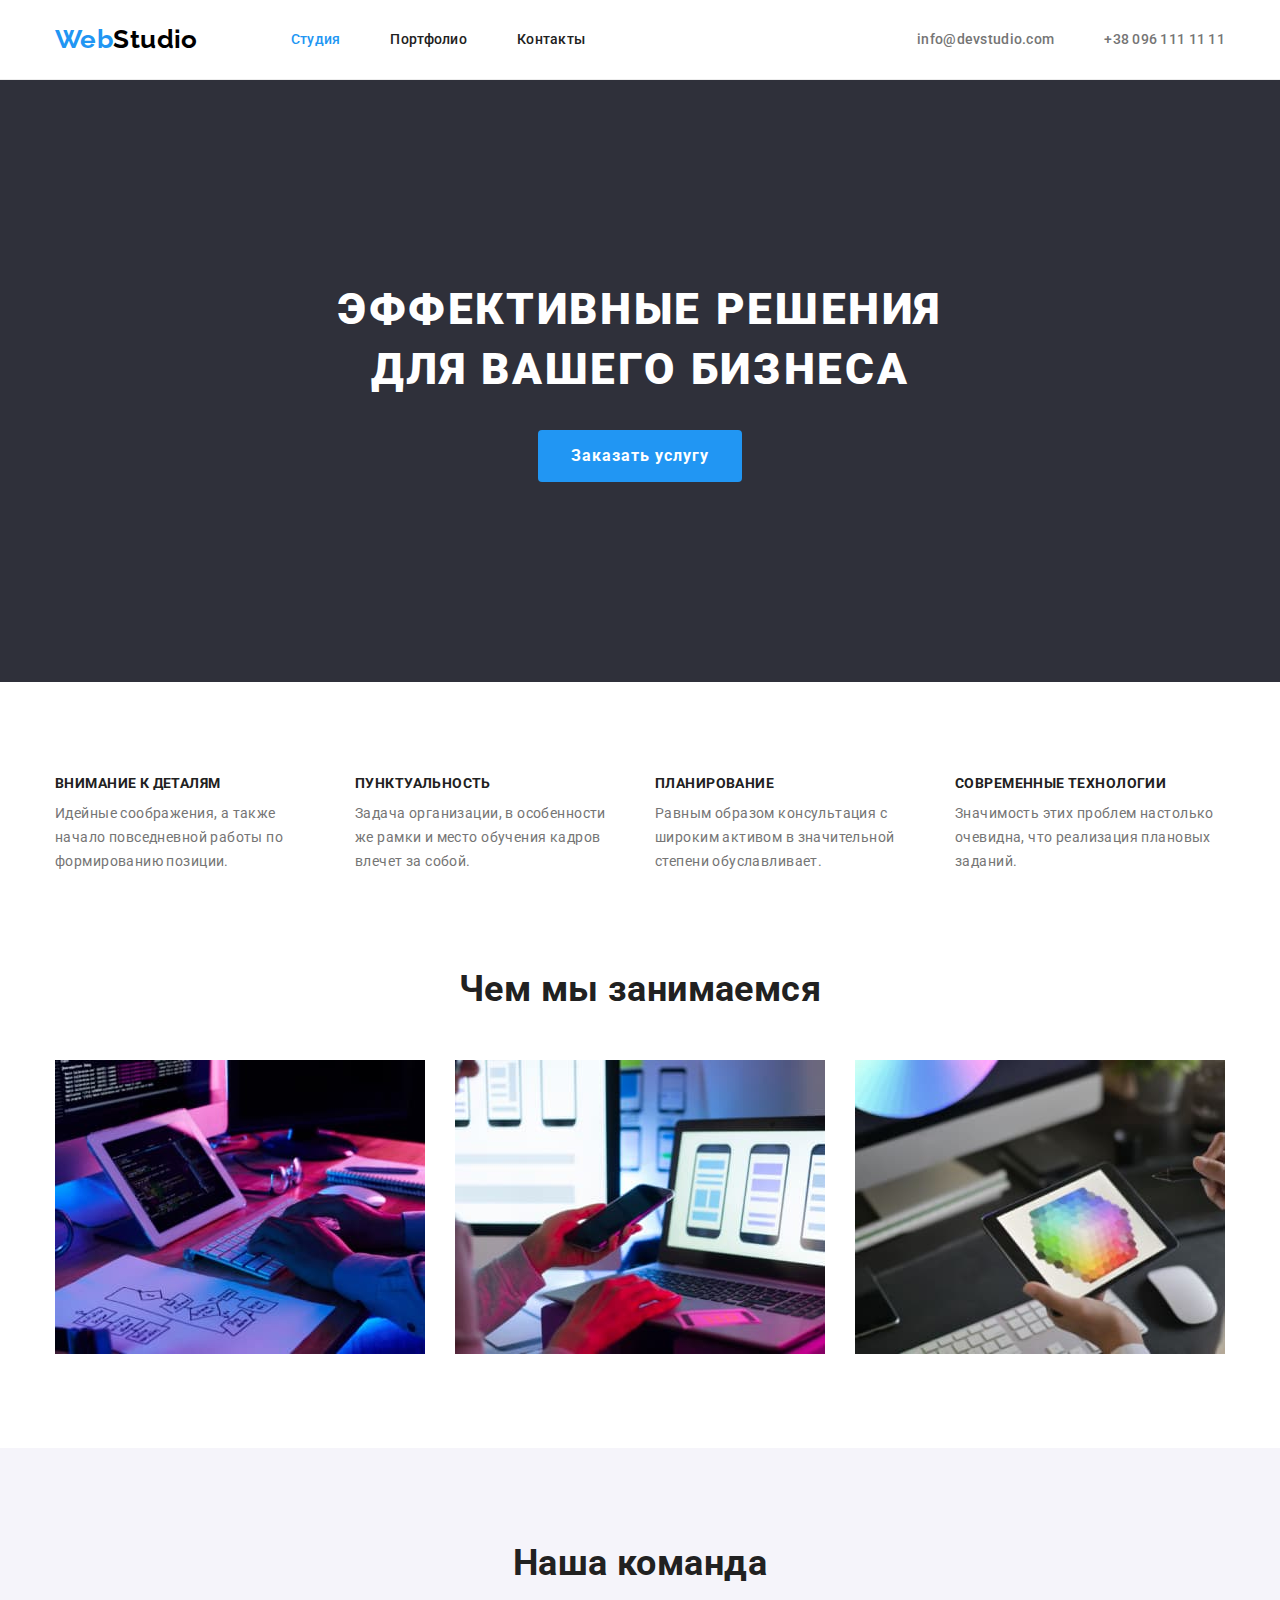
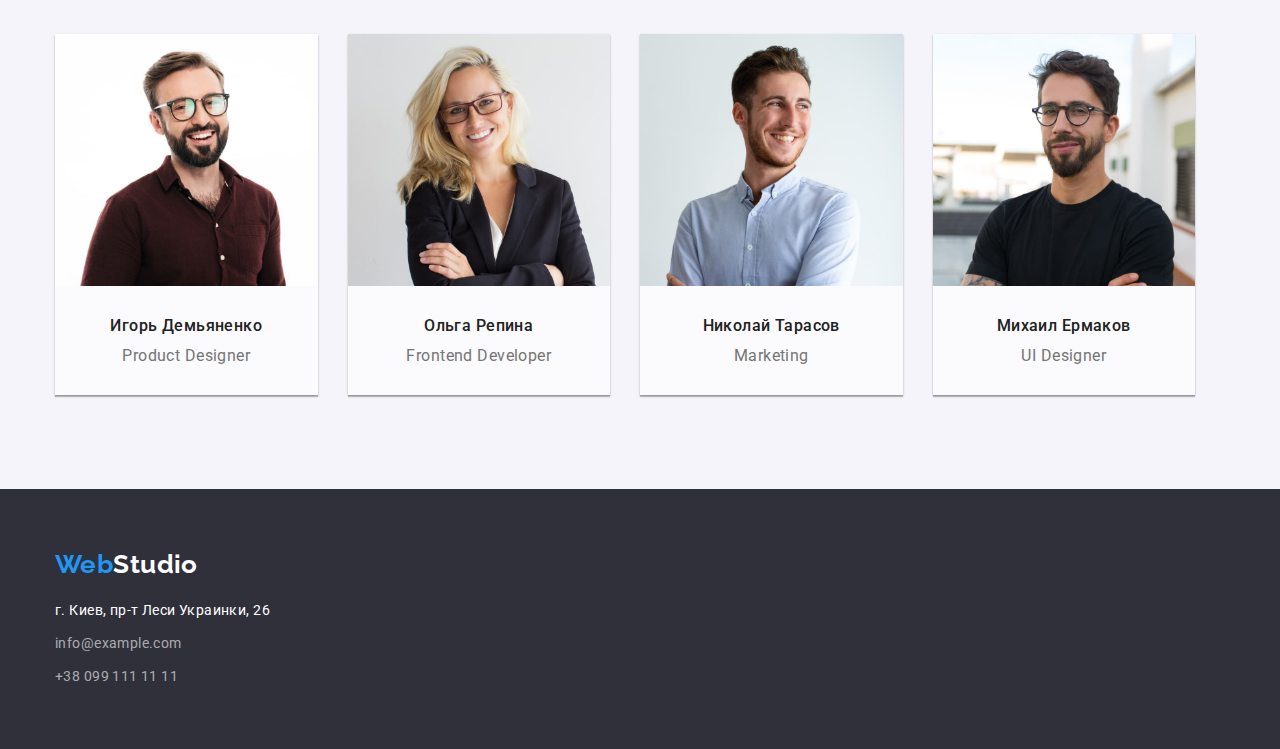
<file: index.html>
<!DOCTYPE html>
<html lang="ru">
  <head>
    <meta charset="UTF-8" />
    <meta http-equiv="X-UA-Compatible" content="IE=edge" />
    <meta name="viewport" content="width=device-width, initial-scale=1.0" />
    <title>проект дз3</title>
    <link rel="preconnect" href="https://fonts.googleapis.com" />
    <link rel="preconnect" href="https://fonts.gstatic.com" crossorigin />
    <link
      href="https://fonts.googleapis.com/css2?family=Raleway:wght@700&family=Roboto:wght@400;500;700;900&display=swap"
      rel="stylesheet"
    />
    <link
      rel="stylesheet"
      href="https://cdnjs.cloudflare.com/ajax/libs/modern-normalize/1.1.0/modern-normalize.min.css"
    />
    <link rel="stylesheet" href="./css/styles.css" />
  </head>
  <body>
    <header class="header">
      <div class="container">
        <nav class="header-nav">
          <a class="logo link" href="./index.html">Web<span class="logo-black">Studio</span></a>
          <ul class="header-nav-list list">
            <li class="header-nav-item">
              <a class="header-nav-link link current" href="./index.html">Студия</a>
            </li>
            <li class="header-nav-item">
              <a class="header-nav-link link" href="./portfolio.html">Портфолио</a>
            </li>
            <li class="header-nav-item">
              <a class="header-nav-link link" href="">Контакты</a>
            </li>
          </ul>
        </nav>
        <ul class="header-contact-list list">
          <li class="header-contact-item">
            <a class="header-contact-link link" href="mailto:info@devstudio.com"
              >info@devstudio.com</a
            >
          </li>
          <li class="header-contact-item">
            <a class="header-contact-link link" href="tel:+380961111111">+38 096 111 11 11</a>
          </li>
        </ul>
      </div>
    </header>
    <main>
      <section class="hero">
        <div class="container">
          <h1 class="hero-title">Эффективные решения для вашего бизнеса</h1>
          <button class="hero-btn" type="button">Заказать услугу</button>
        </div>
      </section>
      <section class="features-section">
        <div class="container">
          <h2 hidden>Переваги</h2>
          <ul class="features-list list">
            <li class="features-item">
              <h3 class="features-title">Внимание к деталям</h3>
              <p class="features-text">
                Идейные соображения, а также начало повседневной работы по формированию позиции.
              </p>
            </li>
            <li class="features-item">
              <h3 class="features-title">Пунктуальность</h3>
              <p class="features-text">
                Задача организации, в особенности же рамки и место обучения кадров влечет за собой.
              </p>
            </li>
            <li class="features-item">
              <h3 class="features-title">Планирование</h3>
              <p class="features-text">
                Равным образом консультация с широким активом в значительной степени обуславливает.
              </p>
            </li>
            <li class="features-item">
              <h3 class="features-title">Современные технологии</h3>
              <p class="features-text">
                Значимость этих проблем настолько очевидна, что реализация плановых заданий.
              </p>
            </li>
          </ul>
        </div>
      </section>
      <section class="work-section">
        <div class="container">
          <h2 class="section-title">Чем мы занимаемся</h2>
          <ul class="work-list list">
            <li class="work-item">
              <img src="./images/s/img1.jpg" alt="programer working" width="370" height="294" />
            </li>
            <li class="work-item">
              <img
                src="./images/s/img2.jpg"
                alt="working interface mobile phones"
                width="370"
                height="294"
              />
            </li>
            <li class="work-item">
              <img
                src="./images/s/img3.jpg"
                alt="working color selection graphic"
                width="370"
                height="294"
              />
            </li>
          </ul>
        </div>
      </section>
      <section class="team-section">
        <div class="container">
          <h2 class="section-title">Наша команда</h2>
          <ul class="team-list list">
            <li class="team-item">
              <img src="./images/s/img4.jpg" alt="Игорь Демьяненко" width="270" height="260" />
              <div class="team-workers">
                <h3 class="team-worker">Игорь Демьяненко</h3>
                <p class="team-profession">Product Designer</p>
              </div>
            </li>
            <li class="team-item">
              <img src="./images/s/img5.jpg" alt="Ольга Репина" width="270" height="260" />
              <div class="team-workers">
                <h3 class="team-worker">Ольга Репина</h3>
                <p class="team-profession">Frontend Developer</p>
              </div>
            </li>
            <li class="team-item">
              <img src="./images/s/img6.jpg" alt="Николай Тарасов" width="270" height="260" />
              <div class="team-workers">
                <h3 class="team-worker">Николай Тарасов</h3>
                <p class="team-profession">Marketing</p>
              </div>
            </li>
            <li class="team-item">
              <img src="./images/s/img7.jpg" alt="Михаил Ермаков" width="270" height="260" />
              <div class="team-workers">
                <h3 class="team-worker">Михаил Ермаков</h3>
                <p class="team-profession">UI Designer</p>
              </div>
            </li>
          </ul>
        </div>
      </section>
    </main>
    <footer class="footer">
      <div class="container">
        <a class="footer-logo link" href="./index.html"
          >Web<span class="logo-white">Studio</span></a
        >
        <address class="footer-contact">
          <ul class="footer-contact-list list">
            <li class="footer-contact-item">
              <a
                class="footer-contact-link link"
                href="https://goo.gl/maps/TvpyJDNhJAkWCYqTA"
                target="_blank"
                rel="noreferrer noopener"
                ><span class="logo-white">г. Киев, пр-т Леси Украинки, 26</span></a
              >
            </li>
            <li class="footer-contact-item">
              <a class="footer-contact-link link" href="mailto:info@example.com"
                >info@example.com</a
              >
            </li>
            <li class="footer-contact-item">
              <a class="footer-contact-link link" href="tel:+380991111111">+38 099 111 11 11</a>
            </li>
          </ul>
        </address>
      </div>
    </footer>
  </body>
</html>
</file>
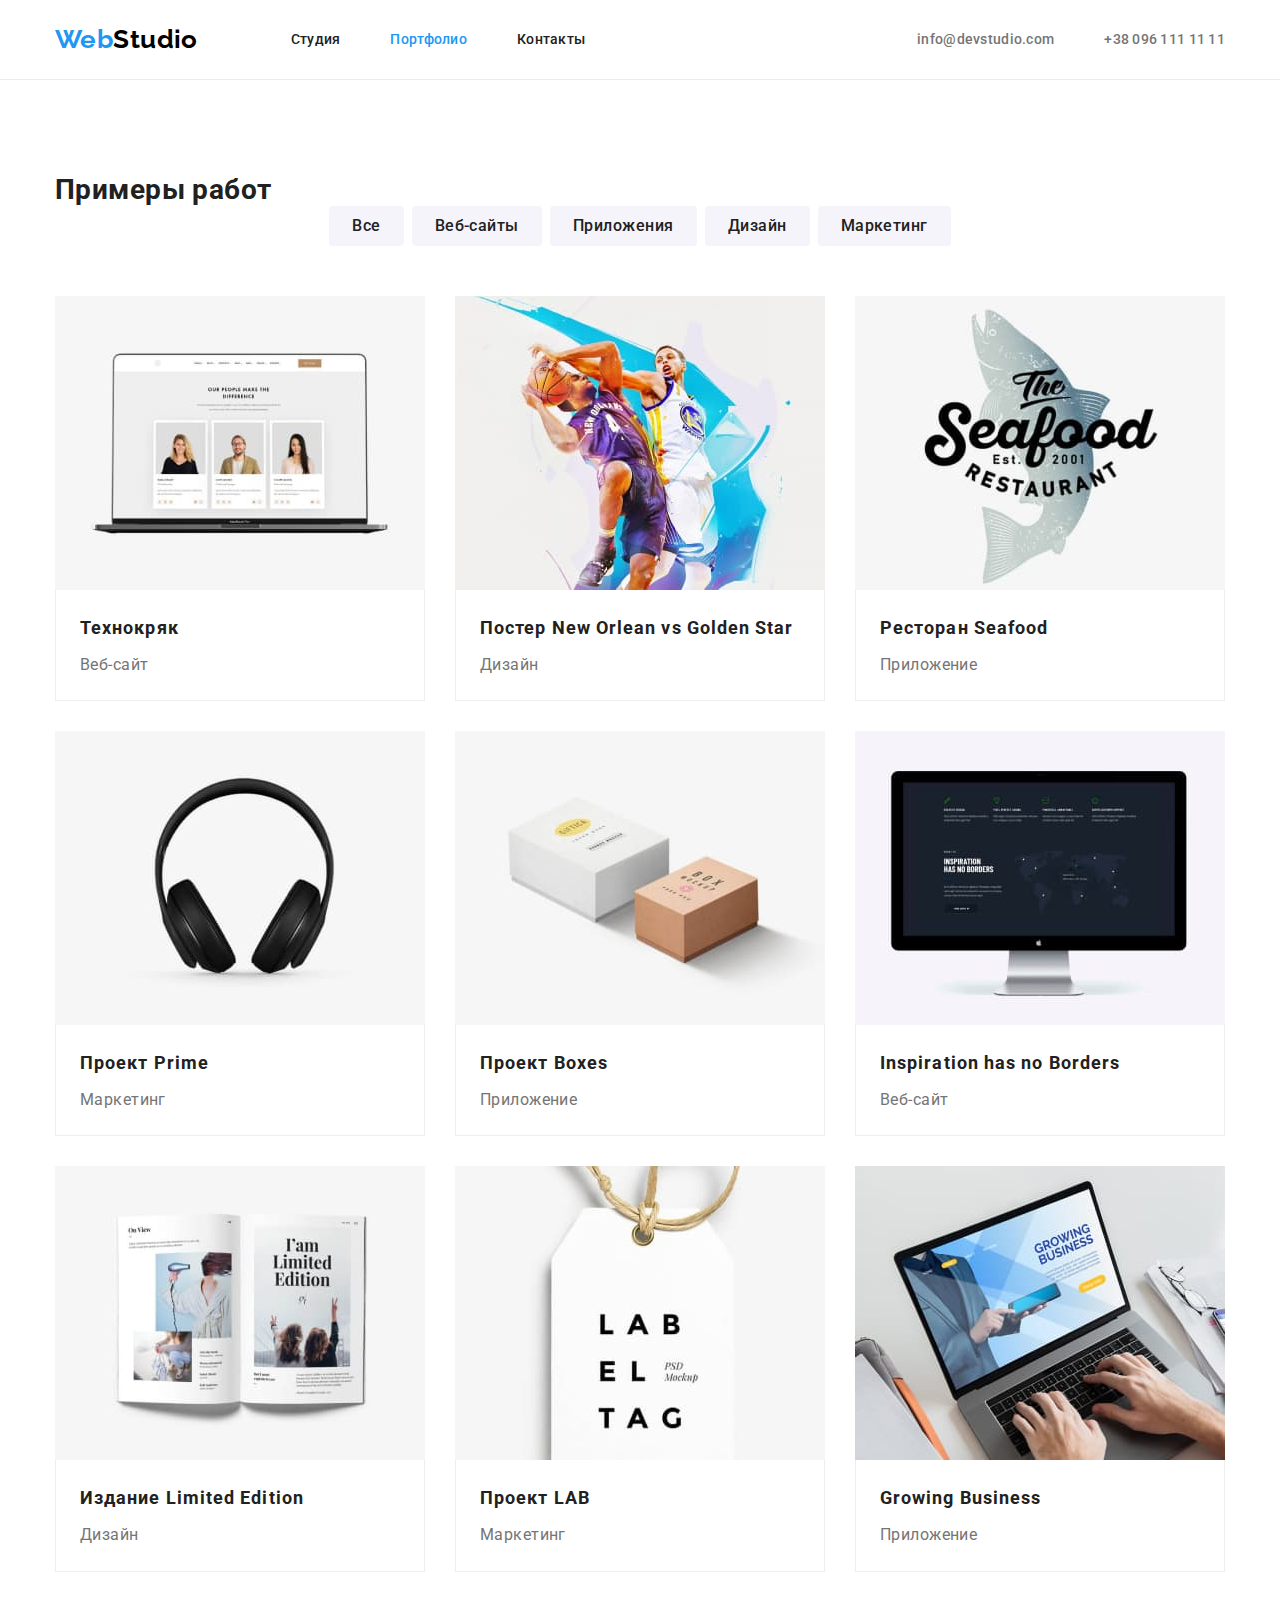
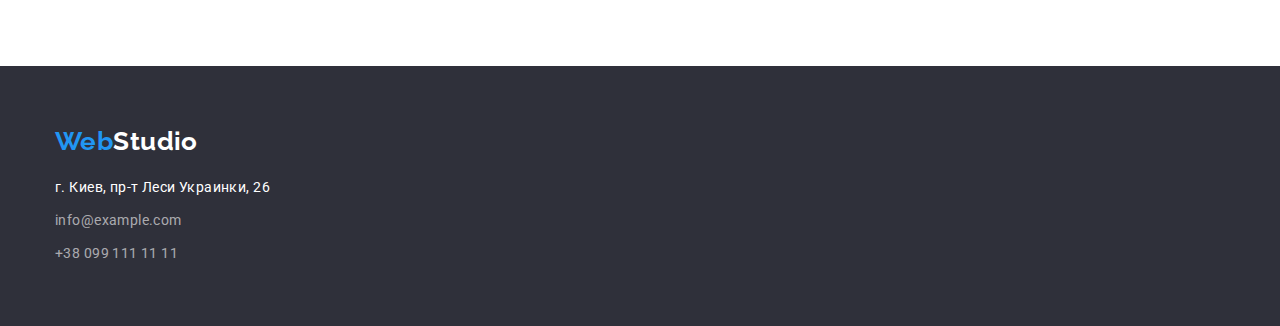
<file: portfolio.html>
<!DOCTYPE html>
<html lang="ru">
  <head>
    <meta charset="UTF-8" />
    <meta http-equiv="X-UA-Compatible" content="IE=edge" />
    <meta name="viewport" content="width=device-width, initial-scale=1.0" />
    <title>портфолио</title>
    <link rel="preconnect" href="https://fonts.googleapis.com" />
    <link
      href="https://fonts.googleapis.com/css2?family=Raleway:wght@700&family=Roboto:wght@400;500;700;900&display=swap"
      rel="stylesheet"
    />
    <link
      rel="stylesheet"
      href="https://cdnjs.cloudflare.com/ajax/libs/modern-normalize/1.1.0/modern-normalize.min.css"
    />
    <link rel="stylesheet" href="./css/styles.css" />
  </head>
  <body>
    <header class="header">
      <div class="container">
        <nav class="header-nav">
          <a class="logo link" href="./index.html">Web<span class="logo-black">Studio</span></a>
          <ul class="header-nav-list list">
            <li class="header-nav-item">
              <a class="header-nav-link link" href="./index.html">Студия</a>
            </li>
            <li class="header-nav-item">
              <a class="header-nav-link link current" href="./portfolio.html">Портфолио</a>
            </li>
            <li class="header-nav-item">
              <a class="header-nav-link link" href="">Контакты</a>
            </li>
          </ul>
        </nav>
        <ul class="header-contact-list list">
          <li class="header-contact-item">
            <a class="header-contact-link link" href="mailto:info@devstudio.com"
              >info@devstudio.com</a
            >
          </li>
          <li class="header-contact-item">
            <a class="header-contact-link link" href="tel:+380961111111">+38 096 111 11 11</a>
          </li>
        </ul>
      </div>
    </header>
    <main>
      <section class="portfolio-section">
        <div class="container">
          <h1 class="visually-hidden">Примеры работ</h1>
          <ul class="portfolio-btn-list list">
            <li class="portfolio-btn-item">
              <button class="portfolio-btn" type="button">Все</button>
            </li>
            <li class="portfolio-btn-item">
              <button class="portfolio-btn" type="button">Веб-сайты</button>
            </li>
            <li class="portfolio-btn-item">
              <button class="portfolio-btn" type="button">Приложения</button>
            </li>
            <li class="portfolio-btn-item">
              <button class="portfolio-btn" type="button">Дизайн</button>
            </li>
            <li class="portfolio-btn-item">
              <button class="portfolio-btn" type="button">Маркетинг</button>
            </li>
          </ul>

          <ul class="portfolio-list list">
            <li class="portfolio-item">
              <img src="./images/p/img1.jpg" alt="Технокряк" width="370" height="294" />
              <div class="portfolio-border">
                <h2 class="portfolio-list-title">Технокряк</h2>
                <p class="portfolio-list-text">Веб-сайт</p>
              </div>
            </li>
            <li class="portfolio-item">
              <img
                src="./images/p/img2.jpg"
                alt="Постер New Orlean vs Golden Star"
                width="370"
                height="294"
              />
              <div class="portfolio-border">
                <h2 class="portfolio-list-title">Постер New Orlean vs Golden Star</h2>
                <p class="portfolio-list-text">Дизайн</p>
              </div>
            </li>
            <li class="portfolio-item">
              <img src="./images/p/img3.jpg" alt="Ресторан Seafood" width="370" height="294" />
              <div class="portfolio-border">
                <h2 class="portfolio-list-title">Ресторан Seafood</h2>
                <p class="portfolio-list-text">Приложение</p>
              </div>
            </li>
            <li class="portfolio-item">
              <img src="./images/p/img4.jpg" alt="Проект Prime" width="370" height="294" />
              <div class="portfolio-border">
                <h2 class="portfolio-list-title">Проект Prime</h2>
                <p class="portfolio-list-text">Маркетинг</p>
              </div>
            </li>
            <li class="portfolio-item">
              <img src="./images/p/img5.jpg" alt="Проект Boxes" width="370" height="294" />
              <div class="portfolio-border">
                <h2 class="portfolio-list-title">Проект Boxes</h2>
                <p class="portfolio-list-text">Приложение</p>
              </div>
            </li>
            <li class="portfolio-item">
              <img
                src="./images/p/img6.jpg"
                alt="Inspiration has no Borders"
                width="370"
                height="294"
              />
              <div class="portfolio-border">
                <h2 class="portfolio-list-title">Inspiration has no Borders</h2>
                <p class="portfolio-list-text">Веб-сайт</p>
              </div>
            </li>
            <li class="portfolio-item">
              <img
                src="./images/p/img7.jpg"
                alt="Издание Limited Edition"
                width="370"
                height="294"
              />
              <div class="portfolio-border">
                <h2 class="portfolio-list-title">Издание Limited Edition</h2>
                <p class="portfolio-list-text">Дизайн</p>
              </div>
            </li>
            <li class="portfolio-item">
              <img src="./images/p/img8.jpg" alt="Проект LAB" width="370" height="294" />
              <div class="portfolio-border">
                <h2 class="portfolio-list-title">Проект LAB</h2>
                <p class="portfolio-list-text">Маркетинг</p>
              </div>
            </li>
            <li class="portfolio-item">
              <img src="./images/p/img9.jpg" alt="Growing Business" width="370" height="294" />
              <div class="portfolio-border">
                <h2 class="portfolio-list-title">Growing Business</h2>
                <p class="portfolio-list-text">Приложение</p>
              </div>
            </li>
          </ul>
        </div>
      </section>
    </main>
    <footer class="footer">
      <div class="container">
        <a class="footer-logo link" href="./index.html"
          >Web<span class="logo-white">Studio</span></a
        >
        <address class="footer-contact">
          <ul class="footer-contact-list list">
            <li class="footer-contact-item">
              <a
                class="footer-contact-link link"
                href="https://goo.gl/maps/TvpyJDNhJAkWCYqTA"
                target="_blank"
                rel="noreferrer noopener"
                ><span class="logo-white">г. Киев, пр-т Леси Украинки, 26</span></a
              >
            </li>
            <li class="footer-contact-item">
              <a class="footer-contact-link link" href="mailto:info@example.com"
                >info@example.com</a
              >
            </li>
            <li class="footer-contact-item">
              <a class="footer-contact-link link" href="tel:+380991111111">+38 099 111 11 11</a>
            </li>
          </ul>
        </address>
      </div>
    </footer>
  </body>
</html>
</file>
<file: css/styles.css>
:root {
  --primary-text-color: #212121;
  --secondary-text-color: #757575;
  --white-text-color: #ffffff;
  --accent-color: #2196f3;
  --black-logo-color: #000000;
  --footer-text-color: rgba(255, 255, 255, 0.6);
  --white-background-color: #ffffff;
  --hero-background-color: #2f303a;
  --team-background-color: #f5f4fa;
}

body {
  font-family: "Roboto", sans-serif;
  font-size: 14px;
  letter-spacing: 0.03em;
  background-color: var(--white-background-color);
  color: var(--primary-text-color);
}

/* list style none */
.list {
  list-style: none;
}

/* text decoration none */
.link {
  text-decoration: none;
}

/* global margin, padding */
h1,
h2,
h3,
h4,
h5,
h6,
p,
ul {
  margin: 0;
  padding: 0;
}

img {
  display: block;
  max-width: 100%;
  height: auto;
}

.container {
  width: 1200px;
  margin: auto;
  padding-left: 15px;
  padding-right: 15px;
}

.section-title {
  font-weight: 700;
  font-size: 36px;
  line-height: 1.17;
  text-align: center;
  color: var(--primary-text-color);
}



/* header */
.logo {
  display: block;
  padding-bottom: 25px;
  padding-top: 24px;
  margin-right: 93px;
  font-family: "Raleway", sans-serif;
  font-weight: 700;
  font-size: 26px;
  line-height: 1.19;
  color: var(--accent-color);
}

.header {
  height: 80px;
  border-bottom: 1px solid #ececec;
}


.header .container {
  display: flex;
  justify-content: space-between;
}

.header-nav {
  display: flex;
}

.logo-black {
  color: var(--black-logo-color);
}

.header-nav-list {
  display: flex;
}

.header-nav-item:not(:last-child) {
  margin-right: 50px;
}

.header-nav-link {
  display: block;
  padding-top: 32px;
  padding-bottom: 32px;

  font-weight: 500;
  line-height: 1.14;
  letter-spacing: 0.02em;
  color: var(--primary-text-color);
}

.header-contact-list {
  display: flex;
  margin-left: auto;
}

.header-contact-item+.header-contact-item {
  margin-left: 50px;
}

.header-contact-link {
  display: block;
  padding-top: 32px;
  padding-bottom: 32px;
  font-weight: 500;
  line-height: 1.14;
  letter-spacing: 0.02em;
  color: var(--secondary-text-color);
}

.header-nav-link:hover,
.header-nav-link:focus,
.header-contact-link:hover,
.header-contact-link:focus {
  color: var(--accent-color);
}

.header-nav-link.current {
  color: var(--accent-color);
}

/* hero */
.hero {
  padding-top: 200px;
  padding-bottom: 200px;

  background-color: var(--hero-background-color);
  text-align: center;
}

.hero-title {
  margin-bottom: 30px;
  padding-left: 252px;
  padding-right: 252px;
  font-weight: 900;
  font-size: 44px;
  line-height: 1.36;
  letter-spacing: 0.06em;
  text-transform: uppercase;
  color: var(--white-text-color);
}

.hero-btn {
  display: inline-block;
  min-width: 200px;
  border-radius: 4px;
  border: 1px solid transparent;
  padding: 10px 32px;

  font-family: "Roboto", sans-serif;
  font-weight: 700;
  font-size: 16px;
  line-height: 1.88;
  align-items: center;
  text-align: center;
  letter-spacing: 0.06em;
  background-color: var(--accent-color);
  color: var(--white-text-color);
  cursor: pointer;
}

.hero-btn:hover,
.hero-btn:focus {
  background-color: var(--white-text-color);
  color: var(--accent-color);
}

/* features-title */

.features-section {
  padding-top: 94px;
  padding-bottom: 94px;
}

.features-list {
  display: flex;
}

.features-item:not(:last-child) {
  margin-right: 30px;
  max-width: 270px;
}

.features-title {
  margin-bottom: 10px;

  font-weight: 700;
  font-size: 14px;
  line-height: 1.14;
  text-transform: uppercase;
}

.features-text {
  font-size: 14px;
  line-height: 1.71;
  color: var(--secondary-text-color);
}

/* work and team section */
.work-section {
  padding-bottom: 94px;
}

.work-list {
  display: flex;
}

.work-item:not(:last-child) {
  margin-right: 30px;
}

.section-title {
  margin-bottom: 50px;
}

.team-section {
  padding-top: 94px;
  padding-bottom: 94px;
  background-color: var(--team-background-color);
}

.team-list {
  display: flex;
}

.team-item {
  box-shadow: 0px 1px 3px rgba(0, 0, 0, 0.12), 0px 1px 1px rgba(0, 0, 0, 0.14), 0px 2px 1px rgba(0, 0, 0, 0.2);
  background-color: var(--footer-text-color);
  display: block;
  margin-right: 30px;
}

.team-workers {
  padding: 30px 0px;
}

.team-worker {
  font-weight: 500;
  font-size: 16px;
  line-height: 1.19;
  text-align: center;
}

.team-profession {
  margin-top: 10px;

  font-size: 16px;
  line-height: 1.19;
  text-align: center;
  color: var(--secondary-text-color);
}

/* footer */
.footer {
  padding-top: 60px;
  padding-bottom: 60px;
  background-color: var(--hero-background-color);
}

.footer-logo {
  display: inline-block;
  margin-bottom: 20px;
  font-family: "Raleway", sans-serif;
  color: var(--accent-color);
  text-decoration: none;
  font-weight: 700;
  font-size: 26px;
  line-height: 1.19;
}

.logo-white {
  color: var(--white-text-color);
}

.footer-contact {
  color: var(--white-text-color);
  font-style: normal;
  line-height: 1.71;
}

.footer-contact-link {
  font-style: normal;
  line-height: 1.71;
  color: var(--footer-text-color);
}

.footer-contact-link:hover,
.footer-contact-link:focus {
  color: var(--accent-color);
}

.footer-contact-link.address {
  color: var(--white-text-color);
}

.footer-contact-item:nth-child(-n + 2) {
  margin-bottom: 9px;
}

/* portfolio */

.portfolio-section {
  padding-top: 94px;
  padding-bottom: 94px;
}

.portfolio-btn-list {
  display: flex;
  justify-content: center;
  margin-bottom: 50px;
}

.portfolio-btn-item:not(:last-child) {
  margin-right: 8px;
}

.portfolio-btn {
  display: inline-block;
  min-width: 73px;
  border-radius: 4px;
  border: 1px solid transparent;
  padding: 6px 22px;
  font-weight: 500;
  font-size: 16px;
  line-height: 1.63;
  letter-spacing: 0.03em;
  background-color: var(--team-background-color);
  color: var(--primary-text-color);
  cursor: pointer;
}

.portfolio-btn:hover,
.portfolio-btn:focus {
  background-color: var(--accent-color);
  color: var(--white-text-color);
}

.portfolio-list {
  display: flex;
  flex-wrap: wrap;
  margin: -15px;
}

.portfolio-item {
  display: block;
  margin: 15px;
}

.portfolio-border {
  border: 1px solid #eeeeee;
  border-top: transparent;
  padding: 20px 24px;
}

.portfolio-list-title {
  font-weight: 700;
  font-size: 18px;
  line-height: 2;
  letter-spacing: 0.06em;
}

.portfolio-list-text {
  margin-top: 4px;
  font-size: 16px;
  line-height: 1.88;
  color: var(--secondary-text-color);
}
</file>
